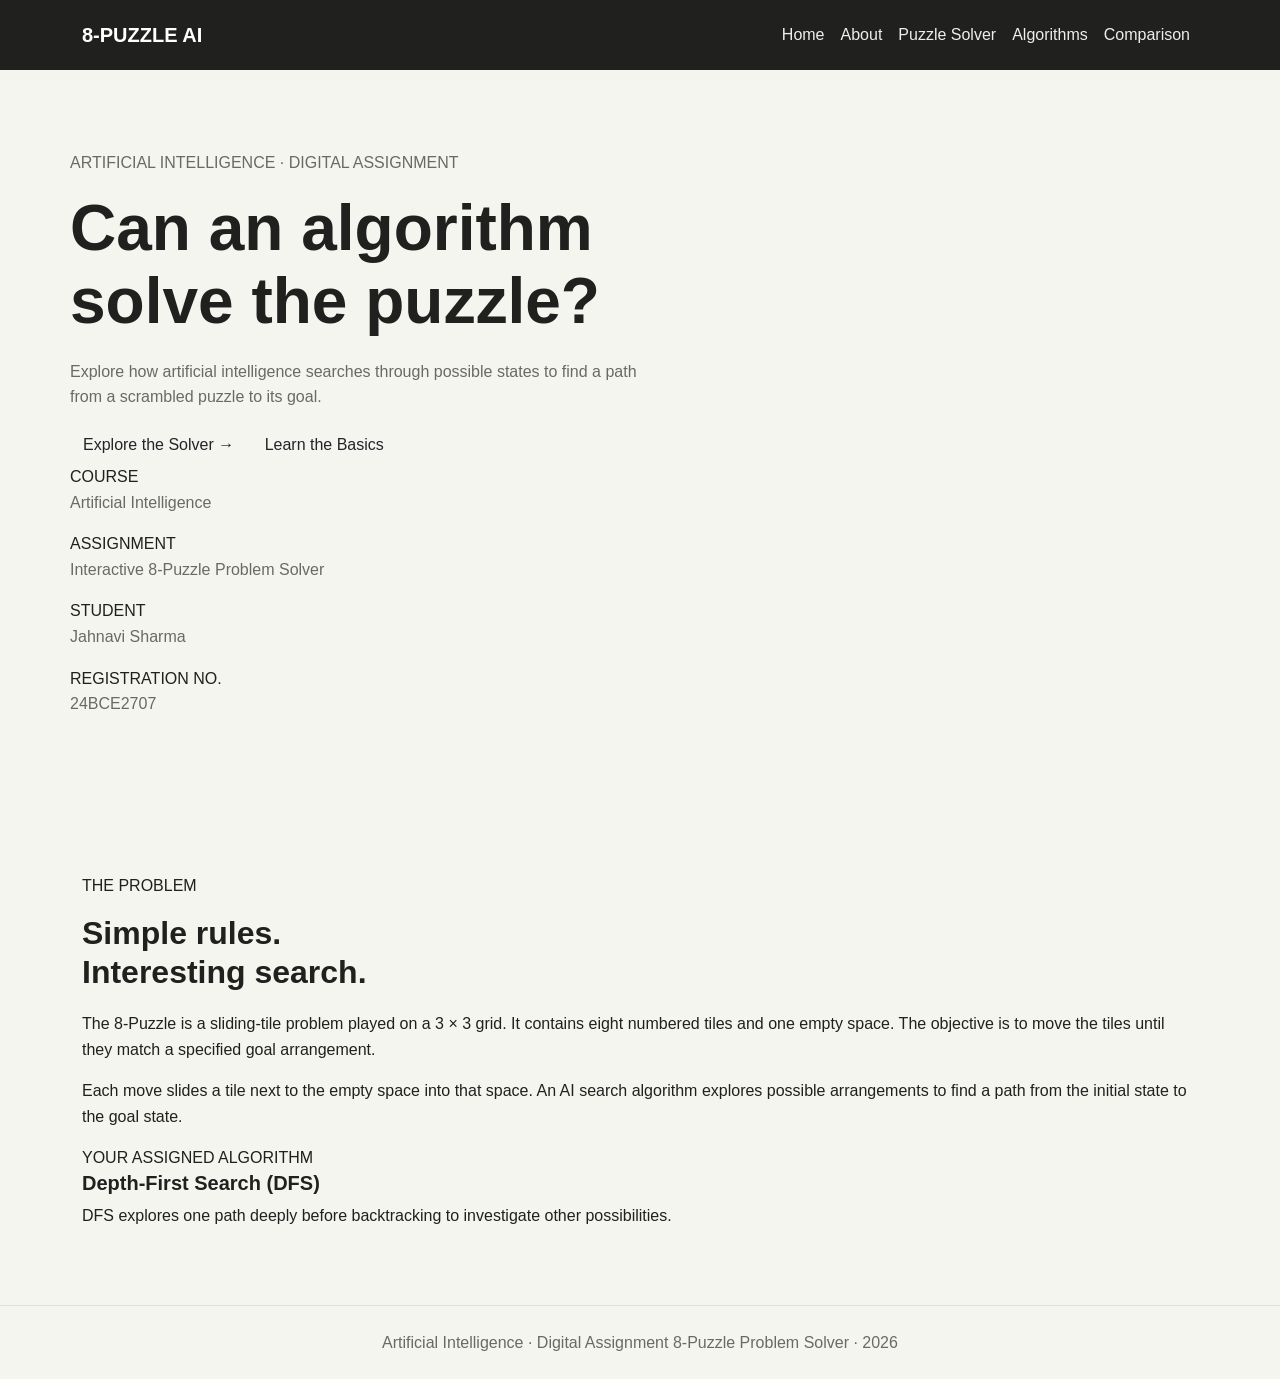
<file: index.html>
<!DOCTYPE html>
<html lang="en">
<head>
  <meta charset="UTF-8">
  <meta name="viewport" content="width=device-width, initial-scale=1.0">

  <title>8-Puzzle AI Solver | Artificial Intelligence</title>

  <!-- Bootstrap CSS -->
  <link
    href="https://cdn.jsdelivr.net/npm/bootstrap@5.3.3/dist/css/bootstrap.min.css"
    rel="stylesheet"
  >

  <!-- Our custom CSS -->
  <link rel="stylesheet" href="css/style.css">
</head>

<body>
  <nav class="navbar navbar-expand-lg navbar-dark">
    <div class="container">
      <a class="navbar-brand fw-bold" href="index.html">
        8-PUZZLE AI
      </a>

      <button
        class="navbar-toggler"
        type="button"
        data-bs-toggle="collapse"
        data-bs-target="#navbarMenu"
        aria-controls="navbarMenu"
        aria-expanded="false"
        aria-label="Toggle navigation"
      >
        <span class="navbar-toggler-icon"></span>
      </button>

      <div class="collapse navbar-collapse" id="navbarMenu">
        <ul class="navbar-nav ms-auto">
          <li class="nav-item">
            <a class="nav-link active" href="index.html">Home</a>
          </li>
          <li class="nav-item">
            <a class="nav-link" href="#puzzle-intro">About</a>
          </li>
          <li class="nav-item">
            <a class="nav-link" href="solver.html">Puzzle Solver</a>
          </li>
          <li class="nav-item">
            <a class="nav-link" href="algorithms.html">Algorithms</a>
          </li>
          <li class="nav-item">
            <a class="nav-link" href="comparison.html">Comparison</a>
          </li>
        </ul>
      </div>
    </div>
  </nav>

  <main>
    <section class="hero container">
      <p class="eyebrow">ARTIFICIAL INTELLIGENCE · DIGITAL ASSIGNMENT</p>

      <h1>Can an algorithm<br>solve the puzzle?</h1>

      <p class="hero-description">
        Explore how artificial intelligence searches through possible
        states to find a path from a scrambled puzzle to its goal.
      </p>

      <div class="hero-actions">
        <a href="solver.html" class="btn btn-primary-custom">
          Explore the Solver →
        </a>
        <a href="#puzzle-intro" class="btn btn-outline-custom">
          Learn the Basics
        </a>
      </div>

      <div class="student-card">
        <div>
          <span class="detail-label">COURSE</span>
          <p>Artificial Intelligence</p>
        </div>
        <div>
          <span class="detail-label">ASSIGNMENT</span>
          <p>Interactive 8-Puzzle Problem Solver</p>
        </div>
        <div>
          <span class="detail-label">STUDENT</span>
          <p>Jahnavi Sharma</p>
        </div>
        <div>
          <span class="detail-label">REGISTRATION NO.</span>
          <p>24BCE2707</p>
        </div>
      </div>
    </section>

    <section class="intro-section" id="puzzle-intro">
      <div class="container intro-grid">
        <div>
          <p class="eyebrow">THE PROBLEM</p>
          <h2>Simple rules.<br>Interesting search.</h2>
        </div>

        <div>
          <p>
            The 8-Puzzle is a sliding-tile problem played on a 3 × 3
            grid. It contains eight numbered tiles and one empty space.
            The objective is to move the tiles until they match a
            specified goal arrangement.
          </p>

          <p>
            Each move slides a tile next to the empty space into that
            space. An AI search algorithm explores possible arrangements
            to find a path from the initial state to the goal state.
          </p>

          <div class="algorithm-note">
            <span class="detail-label">YOUR ASSIGNED ALGORITHM</span>
            <h3>Depth-First Search (DFS)</h3>
            <p>
              DFS explores one path deeply before backtracking to
              investigate other possibilities.
            </p>
          </div>
        </div>
      </div>
    </section>
  </main>

  <footer class="site-footer">
    <div class="container">
      <span>Artificial Intelligence · Digital Assignment</span>
      <span>8-Puzzle Problem Solver · 2026</span>
    </div>
  </footer>

  <script src="https://cdn.jsdelivr.net/npm/bootstrap@5.3.3/dist/js/bootstrap.bundle.min.js"></script>
  <script src="js/script.js"></script>
</body>
</html>
</file>
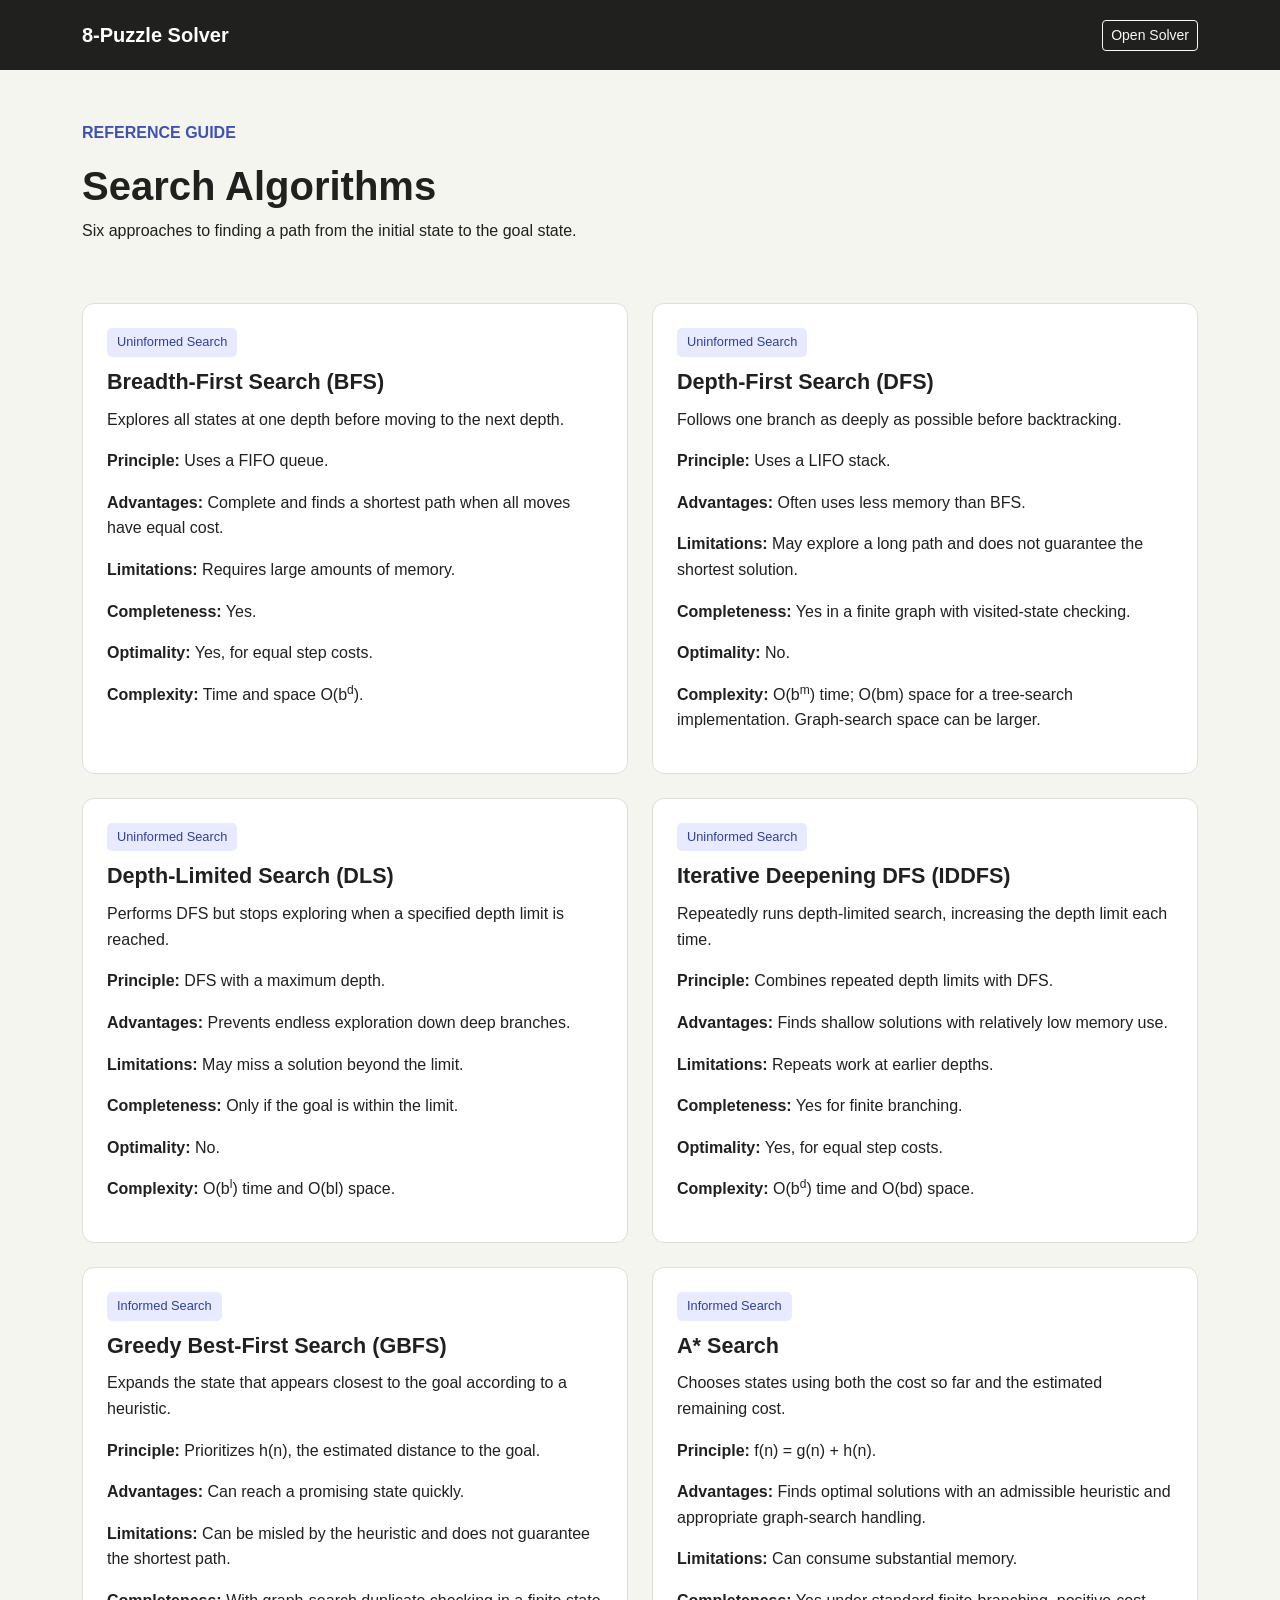
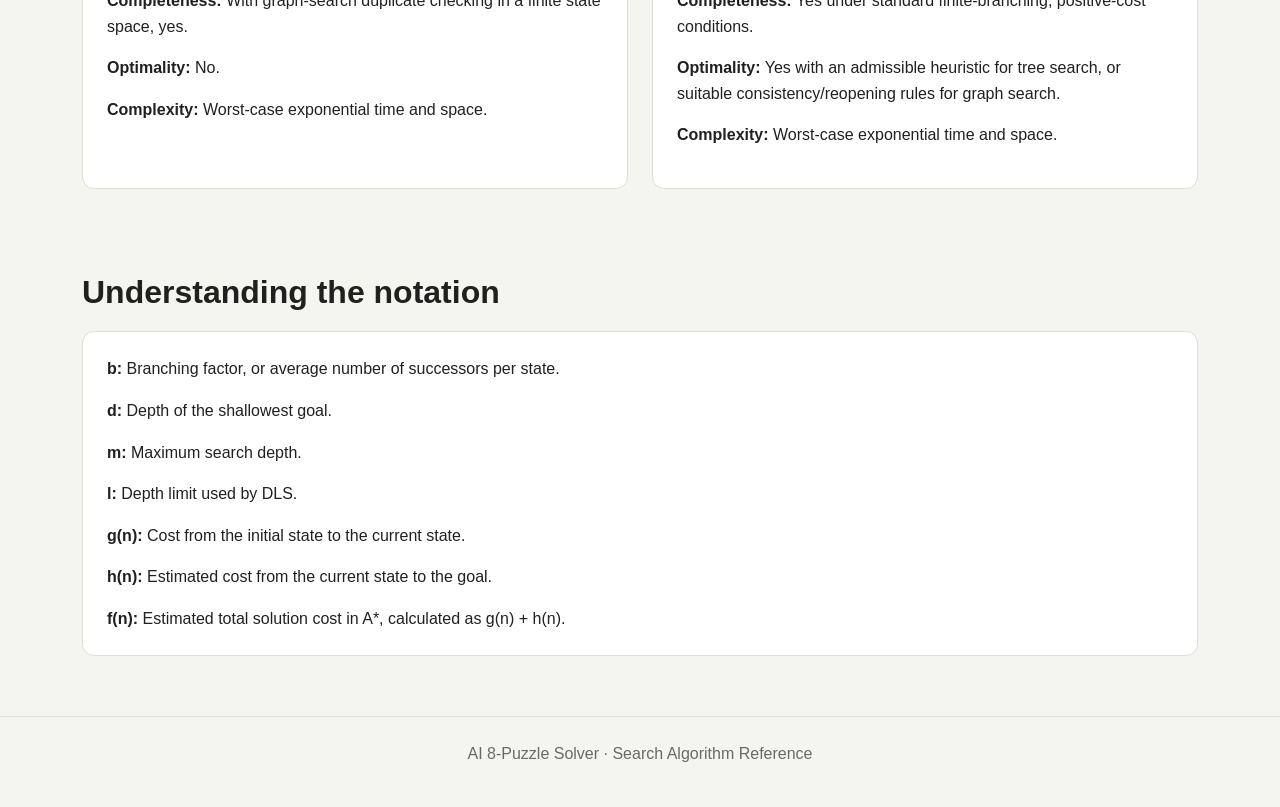
<file: algorithms.html>
<!DOCTYPE html>
<html lang="en">
<head>
    <meta charset="UTF-8">
    <meta name="viewport" content="width=device-width, initial-scale=1.0">
    <title>Search Algorithms | 8-Puzzle Solver</title>
    <link href="https://cdn.jsdelivr.net/npm/bootstrap@5.3.3/dist/css/bootstrap.min.css" rel="stylesheet">
    <link rel="stylesheet" href="css/style.css">
    <style>
        .algorithm-card {
            background: white;
            border: 1px solid #dedfd7;
            border-radius: 12px;
            padding: 24px;
            height: 100%;
        }
        .algorithm-card h2 {
            font-size: 1.35rem;
            margin-bottom: 12px;
        }
        .tag {
            display: inline-block;
            background: #e8ebff;
            color: #303f98;
            padding: 4px 10px;
            border-radius: 5px;
            font-size: .8rem;
            margin-bottom: 12px;
        }
        .page-header {
            padding: 50px 0 20px;
        }
    </style>
</head>
<body>
    <nav class="navbar navbar-expand-lg navbar-dark">
        <div class="container">
            <a class="navbar-brand" href="index.html">8-Puzzle Solver</a>
            <a class="btn btn-outline-light btn-sm" href="solver.html">Open Solver</a>
        </div>
    </nav>

    <main class="container">
        <header class="page-header">
            <p style="color:#4051b5;font-weight:bold;">REFERENCE GUIDE</p>
            <h1 class="fw-bold">Search Algorithms</h1>
            <p>Six approaches to finding a path from the initial state to the goal state.</p>
        </header>

        <div class="row g-4 py-4">
            <div class="col-md-6">
                <article class="algorithm-card">
                    <span class="tag">Uninformed Search</span>
                    <h2>Breadth-First Search (BFS)</h2>
                    <p>Explores all states at one depth before moving to the next depth.</p>
                    <p><strong>Principle:</strong> Uses a FIFO queue.</p>
                    <p><strong>Advantages:</strong> Complete and finds a shortest path when all moves have equal cost.</p>
                    <p><strong>Limitations:</strong> Requires large amounts of memory.</p>
                    <p><strong>Completeness:</strong> Yes.</p>
                    <p><strong>Optimality:</strong> Yes, for equal step costs.</p>
                    <p><strong>Complexity:</strong> Time and space O(b<sup>d</sup>).</p>
                </article>
            </div>

            <div class="col-md-6">
                <article class="algorithm-card">
                    <span class="tag">Uninformed Search</span>
                    <h2>Depth-First Search (DFS)</h2>
                    <p>Follows one branch as deeply as possible before backtracking.</p>
                    <p><strong>Principle:</strong> Uses a LIFO stack.</p>
                    <p><strong>Advantages:</strong> Often uses less memory than BFS.</p>
                    <p><strong>Limitations:</strong> May explore a long path and does not guarantee the shortest solution.</p>
                    <p><strong>Completeness:</strong> Yes in a finite graph with visited-state checking.</p>
                    <p><strong>Optimality:</strong> No.</p>
                    <p><strong>Complexity:</strong> O(b<sup>m</sup>) time; O(bm) space for a tree-search implementation. Graph-search space can be larger.</p>
                </article>
            </div>

            <div class="col-md-6">
                <article class="algorithm-card">
                    <span class="tag">Uninformed Search</span>
                    <h2>Depth-Limited Search (DLS)</h2>
                    <p>Performs DFS but stops exploring when a specified depth limit is reached.</p>
                    <p><strong>Principle:</strong> DFS with a maximum depth.</p>
                    <p><strong>Advantages:</strong> Prevents endless exploration down deep branches.</p>
                    <p><strong>Limitations:</strong> May miss a solution beyond the limit.</p>
                    <p><strong>Completeness:</strong> Only if the goal is within the limit.</p>
                    <p><strong>Optimality:</strong> No.</p>
                    <p><strong>Complexity:</strong> O(b<sup>l</sup>) time and O(bl) space.</p>
                </article>
            </div>

            <div class="col-md-6">
                <article class="algorithm-card">
                    <span class="tag">Uninformed Search</span>
                    <h2>Iterative Deepening DFS (IDDFS)</h2>
                    <p>Repeatedly runs depth-limited search, increasing the depth limit each time.</p>
                    <p><strong>Principle:</strong> Combines repeated depth limits with DFS.</p>
                    <p><strong>Advantages:</strong> Finds shallow solutions with relatively low memory use.</p>
                    <p><strong>Limitations:</strong> Repeats work at earlier depths.</p>
                    <p><strong>Completeness:</strong> Yes for finite branching.</p>
                    <p><strong>Optimality:</strong> Yes, for equal step costs.</p>
                    <p><strong>Complexity:</strong> O(b<sup>d</sup>) time and O(bd) space.</p>
                </article>
            </div>

            <div class="col-md-6">
                <article class="algorithm-card">
                    <span class="tag">Informed Search</span>
                    <h2>Greedy Best-First Search (GBFS)</h2>
                    <p>Expands the state that appears closest to the goal according to a heuristic.</p>
                    <p><strong>Principle:</strong> Prioritizes h(n), the estimated distance to the goal.</p>
                    <p><strong>Advantages:</strong> Can reach a promising state quickly.</p>
                    <p><strong>Limitations:</strong> Can be misled by the heuristic and does not guarantee the shortest path.</p>
                    <p><strong>Completeness:</strong> With graph-search duplicate checking in a finite state space, yes.</p>
                    <p><strong>Optimality:</strong> No.</p>
                    <p><strong>Complexity:</strong> Worst-case exponential time and space.</p>
                </article>
            </div>

            <div class="col-md-6">
                <article class="algorithm-card">
                    <span class="tag">Informed Search</span>
                    <h2>A* Search</h2>
                    <p>Chooses states using both the cost so far and the estimated remaining cost.</p>
                    <p><strong>Principle:</strong> f(n) = g(n) + h(n).</p>
                    <p><strong>Advantages:</strong> Finds optimal solutions with an admissible heuristic and appropriate graph-search handling.</p>
                    <p><strong>Limitations:</strong> Can consume substantial memory.</p>
                    <p><strong>Completeness:</strong> Yes under standard finite-branching, positive-cost conditions.</p>
                    <p><strong>Optimality:</strong> Yes with an admissible heuristic for tree search, or suitable consistency/reopening rules for graph search.</p>
                    <p><strong>Complexity:</strong> Worst-case exponential time and space.</p>
                </article>
            </div>
        </div>

        <section>
            <h2>Understanding the notation</h2>
            <div class="algorithm-card">
                <p><strong>b:</strong> Branching factor, or average number of successors per state.</p>
                <p><strong>d:</strong> Depth of the shallowest goal.</p>
                <p><strong>m:</strong> Maximum search depth.</p>
                <p><strong>l:</strong> Depth limit used by DLS.</p>
                <p><strong>g(n):</strong> Cost from the initial state to the current state.</p>
                <p><strong>h(n):</strong> Estimated cost from the current state to the goal.</p>
                <p class="mb-0"><strong>f(n):</strong> Estimated total solution cost in A*, calculated as g(n) + h(n).</p>
            </div>
        </section>
    </main>

    <footer>
        <p>AI 8-Puzzle Solver · Search Algorithm Reference</p>
    </footer>
</body>
</html>
</file>
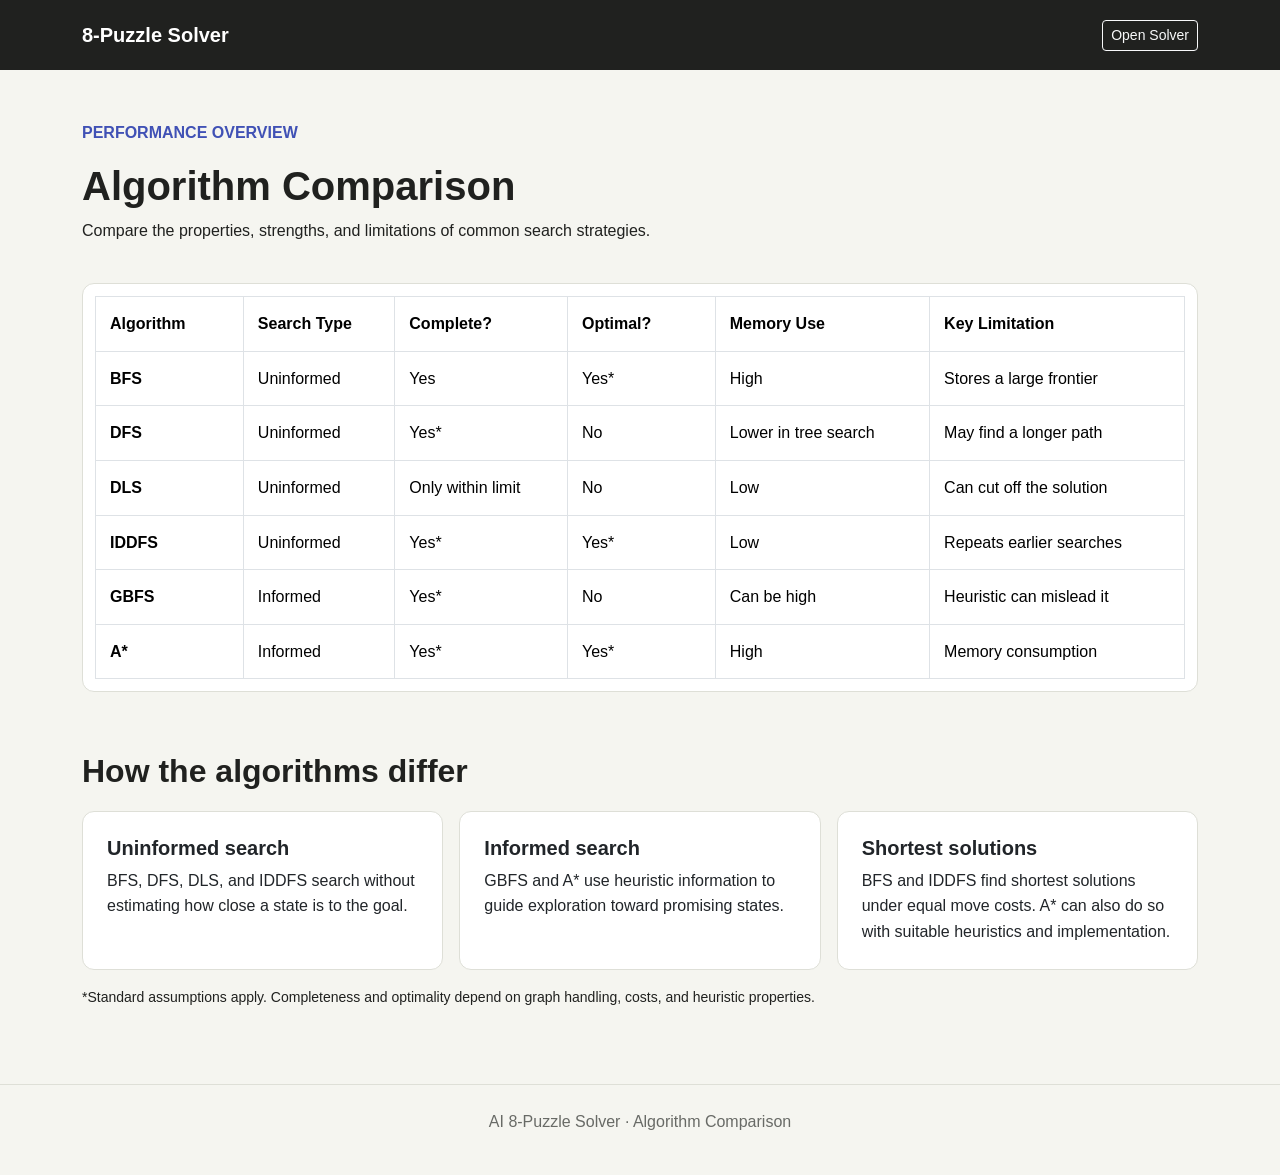
<file: comparison.html>
<!DOCTYPE html>
<html lang="en">
<head>
    <meta charset="UTF-8">
    <meta name="viewport" content="width=device-width, initial-scale=1.0">
    <title>Algorithm Comparison | 8-Puzzle Solver</title>
    <link href="https://cdn.jsdelivr.net/npm/bootstrap@5.3.3/dist/css/bootstrap.min.css" rel="stylesheet">
    <link rel="stylesheet" href="css/style.css">
    <style>
        .table-wrap {
            overflow-x: auto;
            background: white;
            border: 1px solid #dedfd7;
            border-radius: 12px;
            padding: 12px;
        }
        th, td {
            padding: 14px !important;
            vertical-align: middle;
            min-width: 120px;
        }
        .page-header {
            padding: 50px 0 24px;
        }
    </style>
</head>
<body>
    <nav class="navbar navbar-expand-lg navbar-dark">
        <div class="container">
            <a class="navbar-brand" href="index.html">8-Puzzle Solver</a>
            <a class="btn btn-outline-light btn-sm" href="solver.html">Open Solver</a>
        </div>
    </nav>

    <main class="container">
        <header class="page-header">
            <p style="color:#4051b5;font-weight:bold;">PERFORMANCE OVERVIEW</p>
            <h1 class="fw-bold">Algorithm Comparison</h1>
            <p>Compare the properties, strengths, and limitations of common search strategies.</p>
        </header>

        <div class="table-wrap">
            <table class="table table-bordered table-hover mb-0">
                <thead>
                    <tr>
                        <th>Algorithm</th>
                        <th>Search Type</th>
                        <th>Complete?</th>
                        <th>Optimal?</th>
                        <th>Memory Use</th>
                        <th>Key Limitation</th>
                    </tr>
                </thead>
                <tbody>
                    <tr>
                        <td><strong>BFS</strong></td>
                        <td>Uninformed</td>
                        <td>Yes</td>
                        <td>Yes*</td>
                        <td>High</td>
                        <td>Stores a large frontier</td>
                    </tr>
                    <tr>
                        <td><strong>DFS</strong></td>
                        <td>Uninformed</td>
                        <td>Yes*</td>
                        <td>No</td>
                        <td>Lower in tree search</td>
                        <td>May find a longer path</td>
                    </tr>
                    <tr>
                        <td><strong>DLS</strong></td>
                        <td>Uninformed</td>
                        <td>Only within limit</td>
                        <td>No</td>
                        <td>Low</td>
                        <td>Can cut off the solution</td>
                    </tr>
                    <tr>
                        <td><strong>IDDFS</strong></td>
                        <td>Uninformed</td>
                        <td>Yes*</td>
                        <td>Yes*</td>
                        <td>Low</td>
                        <td>Repeats earlier searches</td>
                    </tr>
                    <tr>
                        <td><strong>GBFS</strong></td>
                        <td>Informed</td>
                        <td>Yes*</td>
                        <td>No</td>
                        <td>Can be high</td>
                        <td>Heuristic can mislead it</td>
                    </tr>
                    <tr>
                        <td><strong>A*</strong></td>
                        <td>Informed</td>
                        <td>Yes*</td>
                        <td>Yes*</td>
                        <td>High</td>
                        <td>Memory consumption</td>
                    </tr>
                </tbody>
            </table>
        </div>

        <section>
            <h2>How the algorithms differ</h2>
            <div class="row g-3">
                <div class="col-md-4">
                    <div class="card">
                        <h3>Uninformed search</h3>
                        <p class="mb-0">BFS, DFS, DLS, and IDDFS search without estimating how close a state is to the goal.</p>
                    </div>
                </div>
                <div class="col-md-4">
                    <div class="card">
                        <h3>Informed search</h3>
                        <p class="mb-0">GBFS and A* use heuristic information to guide exploration toward promising states.</p>
                    </div>
                </div>
                <div class="col-md-4">
                    <div class="card">
                        <h3>Shortest solutions</h3>
                        <p class="mb-0">BFS and IDDFS find shortest solutions under equal move costs. A* can also do so with suitable heuristics and implementation.</p>
                    </div>
                </div>
            </div>
            <p class="small mt-3">*Standard assumptions apply. Completeness and optimality depend on graph handling, costs, and heuristic properties.</p>
        </section>
    </main>

    <footer>
        <p>AI 8-Puzzle Solver · Algorithm Comparison</p>
    </footer>
</body>
</html>
</file>
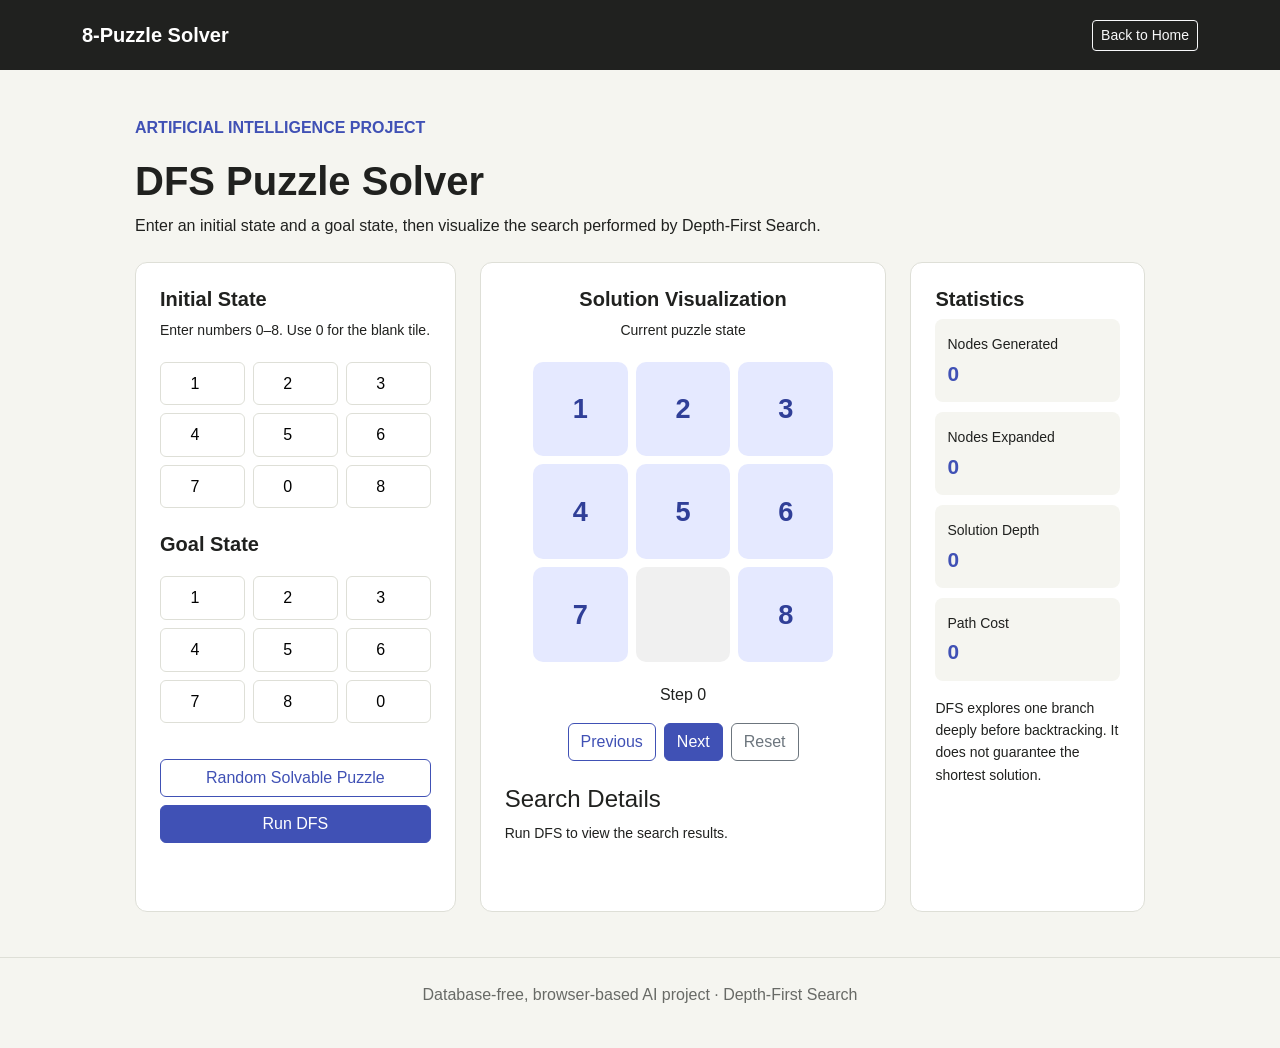
<file: solver.html>
<!DOCTYPE html>
<html lang="en">
<head>
    <meta charset="UTF-8">
    <meta name="viewport" content="width=device-width, initial-scale=1.0">
    <title>8-Puzzle Solver | DFS</title>

    <link href="https://cdn.jsdelivr.net/npm/bootstrap@5.3.3/dist/css/bootstrap.min.css"
          rel="stylesheet">
    <link rel="stylesheet" href="css/style.css">

    <style>
        .solver-container {
            max-width: 1050px;
            margin: 45px auto;
            padding: 0 20px;
        }

        .puzzle-grid {
            display: grid;
            grid-template-columns: repeat(3, 1fr);
            gap: 8px;
            max-width: 300px;
            margin: 20px auto;
        }

        .tile {
            aspect-ratio: 1;
            display: flex;
            align-items: center;
            justify-content: center;
            background: #e5e9ff;
            color: #303f98;
            border-radius: 10px;
            font-size: 1.7rem;
            font-weight: bold;
        }

        .tile.empty {
            background: #f0f0f0;
        }

        .solver-card {
            background: white;
            border: 1px solid #dedfd7;
            border-radius: 12px;
            padding: 24px;
            height: 100%;
        }

        .board-input {
            width: 100%;
            text-align: center;
            padding: 8px 2px;
            border: 1px solid #dedfd7;
            border-radius: 6px;
        }

        .stat {
            background: #f5f5f0;
            border-radius: 8px;
            padding: 12px;
            margin-bottom: 10px;
        }

        .stat strong {
            display: block;
            font-size: 1.3rem;
            color: #4051b5;
        }

        .status {
            min-height: 28px;
            font-size: 0.9rem;
            color: #686a66;
        }
    </style>
</head>

<body>
    <nav class="navbar navbar-expand-lg navbar-dark">
        <div class="container">
            <a class="navbar-brand" href="index.html">8-Puzzle Solver</a>
            <a class="btn btn-outline-light btn-sm" href="index.html">
                Back to Home
            </a>
        </div>
    </nav>

    <main class="solver-container">
        <div class="mb-4">
            <p style="color:#4051b5;font-weight:bold;">ARTIFICIAL INTELLIGENCE PROJECT</p>
            <h1 class="fw-bold">DFS Puzzle Solver</h1>
            <p>Enter an initial state and a goal state, then visualize the search performed by Depth-First Search.</p>
        </div>

        <div class="row g-4">
            <div class="col-lg-4">
                <div class="solver-card">
                    <h3>Initial State</h3>
                    <p class="small">Enter numbers 0–8. Use 0 for the blank tile.</p>
                    <div id="initialInput" class="puzzle-grid"></div>

                    <h3 class="mt-4">Goal State</h3>
                    <div id="goalInput" class="puzzle-grid"></div>

                    <button id="randomBtn" class="btn btn-outline-primary w-100 mt-3">
                        Random Solvable Puzzle
                    </button>

                    <button id="solveBtn" class="btn btn-primary w-100 mt-2">
                        Run DFS
                    </button>

                    <p id="status" class="status mt-3 mb-0" aria-live="polite"></p>
                </div>
            </div>

            <div class="col-lg-5">
                <div class="solver-card text-center">
                    <h3>Solution Visualization</h3>
                    <p class="small">Current puzzle state</p>

                    <div id="currentBoard" class="puzzle-grid"></div>

                    <p id="stepLabel">Step 0</p>

                    <div class="d-flex gap-2 justify-content-center flex-wrap">
                        <button id="prevBtn" class="btn btn-outline-primary">
                            Previous
                        </button>
                        <button id="nextBtn" class="btn btn-primary">
                            Next
                        </button>
                        <button id="resetBtn" class="btn btn-outline-secondary">
                            Reset
                        </button>
                    </div>

                    <div class="mt-4 text-start">
                        <h4>Search Details</h4>
                        <p id="searchDetails" class="small mb-0">
                            Run DFS to view the search results.
                        </p>
                    </div>
                </div>
            </div>

            <div class="col-lg-3">
                <div class="solver-card">
                    <h3>Statistics</h3>

                    <div class="stat">
                        <span class="small">Nodes Generated</span>
                        <strong id="generated">0</strong>
                    </div>

                    <div class="stat">
                        <span class="small">Nodes Expanded</span>
                        <strong id="expanded">0</strong>
                    </div>

                    <div class="stat">
                        <span class="small">Solution Depth</span>
                        <strong id="depth">0</strong>
                    </div>

                    <div class="stat">
                        <span class="small">Path Cost</span>
                        <strong id="cost">0</strong>
                    </div>

                    <p class="small mt-3 mb-0">
                        DFS explores one branch deeply before backtracking.
                        It does not guarantee the shortest solution.
                    </p>
                </div>
            </div>
        </div>
    </main>

    <footer>
        <p>Database-free, browser-based AI project · Depth-First Search</p>
    </footer>

    <script src="js/solver.js"></script>
</body>
</html>
</file>
<file: css/style.css>
:root {
    --bg: #f5f5f0;
    --surface: #ffffff;
    --text: #20211f;
    --muted: #686a66;
    --accent: #4051b5;
    --border: #dedfd7;
}

* {
    box-sizing: border-box;
}

html {
    scroll-behavior: smooth;
}

body {
    margin: 0;
    background: var(--bg);
    color: var(--text);
    font-family: Arial, sans-serif;
    line-height: 1.6;
}

.navbar {
    background: #20211f !important;
    padding: 14px 5%;
}

.navbar-brand {
    color: #ffffff !important;
    font-weight: bold;
}

.nav-link {
    color: #eeeeee !important;
}

.nav-link:hover {
    color: #c5ccff !important;
}

.hero {
    padding: 80px 0;
}

.hero h1 {
    font-size: clamp(2.5rem, 5vw, 4rem);
    font-weight: 700;
    line-height: 1.15;
    margin-bottom: 20px;
}

.hero p {
    color: var(--muted);
    max-width: 600px;
}

h2 {
    font-size: 2rem;
    font-weight: 700;
    margin-bottom: 20px;
}

h3 {
    font-size: 1.25rem;
    font-weight: 700;
}

section {
    padding: 60px 0;
}

.card {
    background: var(--surface);
    border: 1px solid var(--border);
    border-radius: 12px;
    padding: 24px;
    height: 100%;
}

.btn-primary {
    background: var(--accent) !important;
    border-color: var(--accent) !important;
}

.btn-primary:hover {
    background: #303f98 !important;
    border-color: #303f98 !important;
}

.btn-outline-primary {
    color: var(--accent) !important;
    border-color: var(--accent) !important;
}

.btn-outline-primary:hover {
    background: var(--accent) !important;
    color: #ffffff !important;
}

footer {
    padding: 24px 0;
    border-top: 1px solid var(--border);
    color: var(--muted);
    text-align: center;
}

@media (max-width: 768px) {
    .hero {
        padding: 50px 0;
    }

    section {
        padding: 40px 0;
    }
}
</file>
